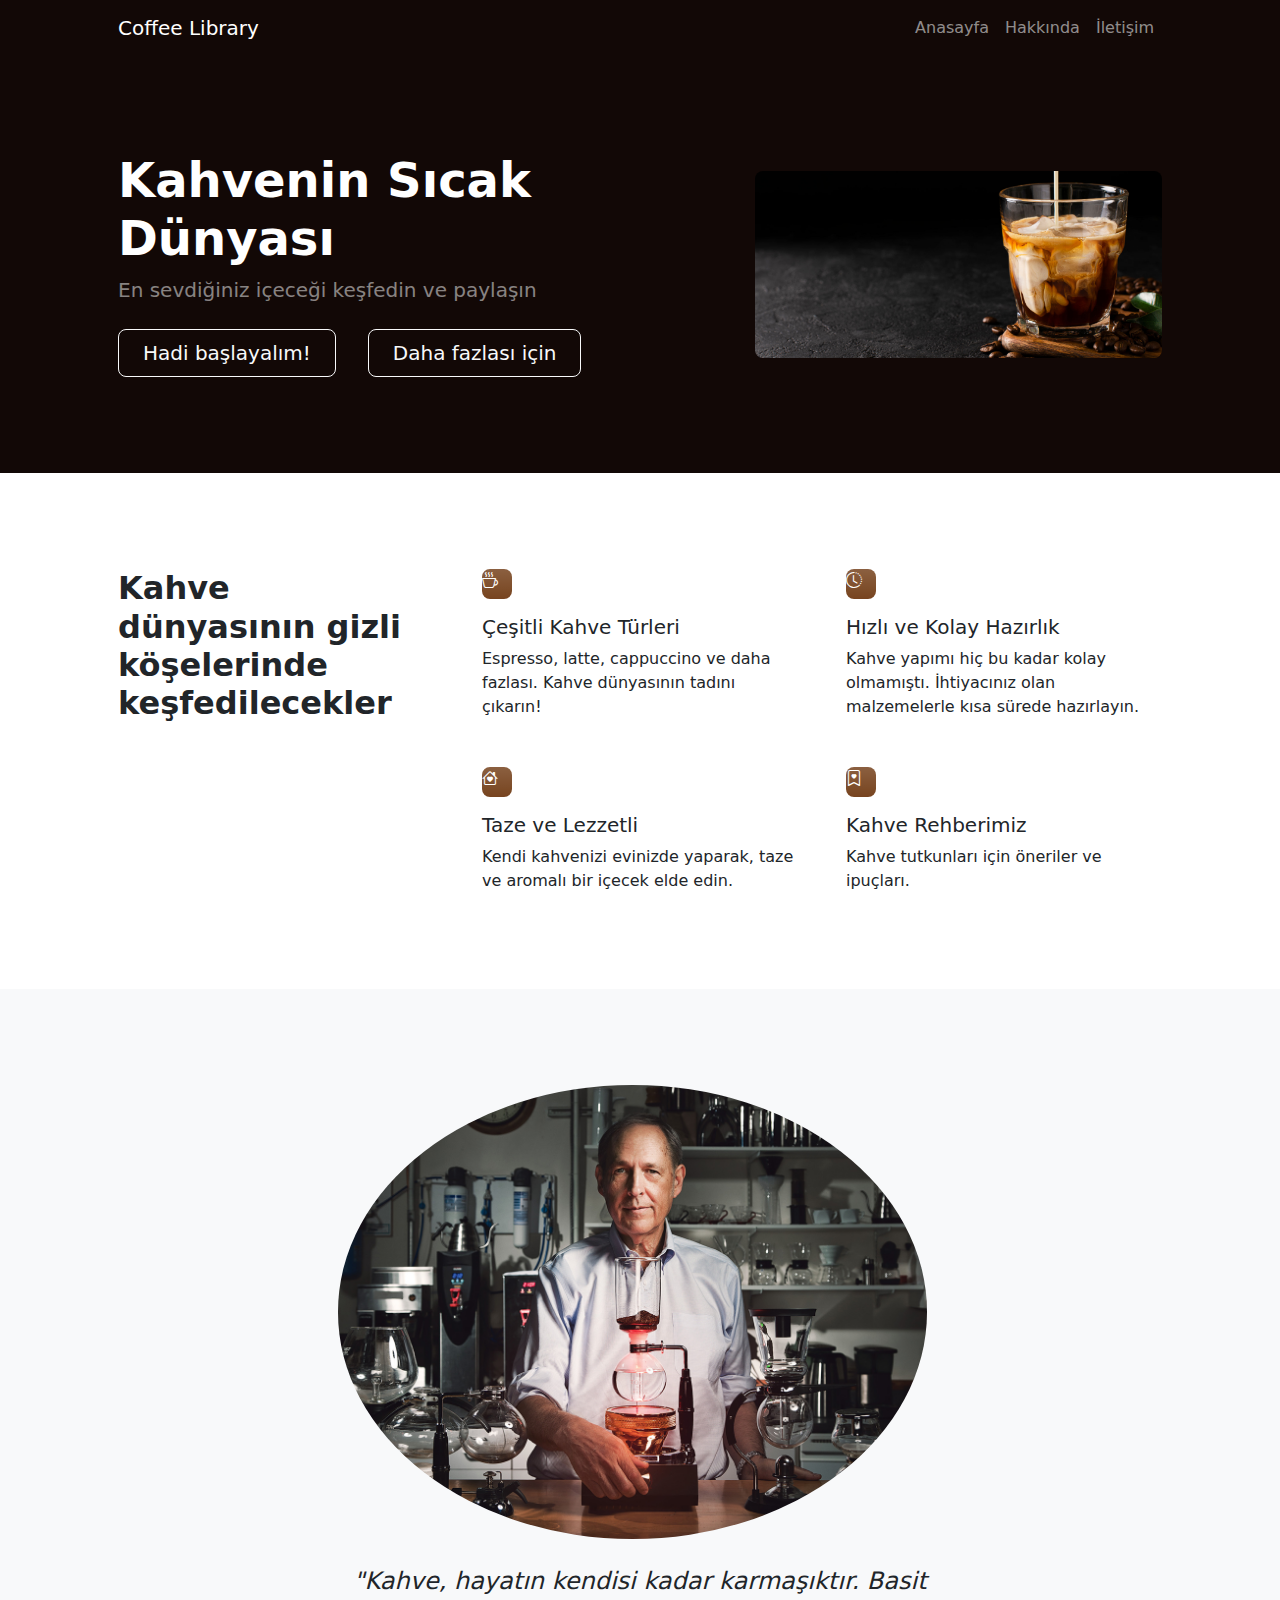
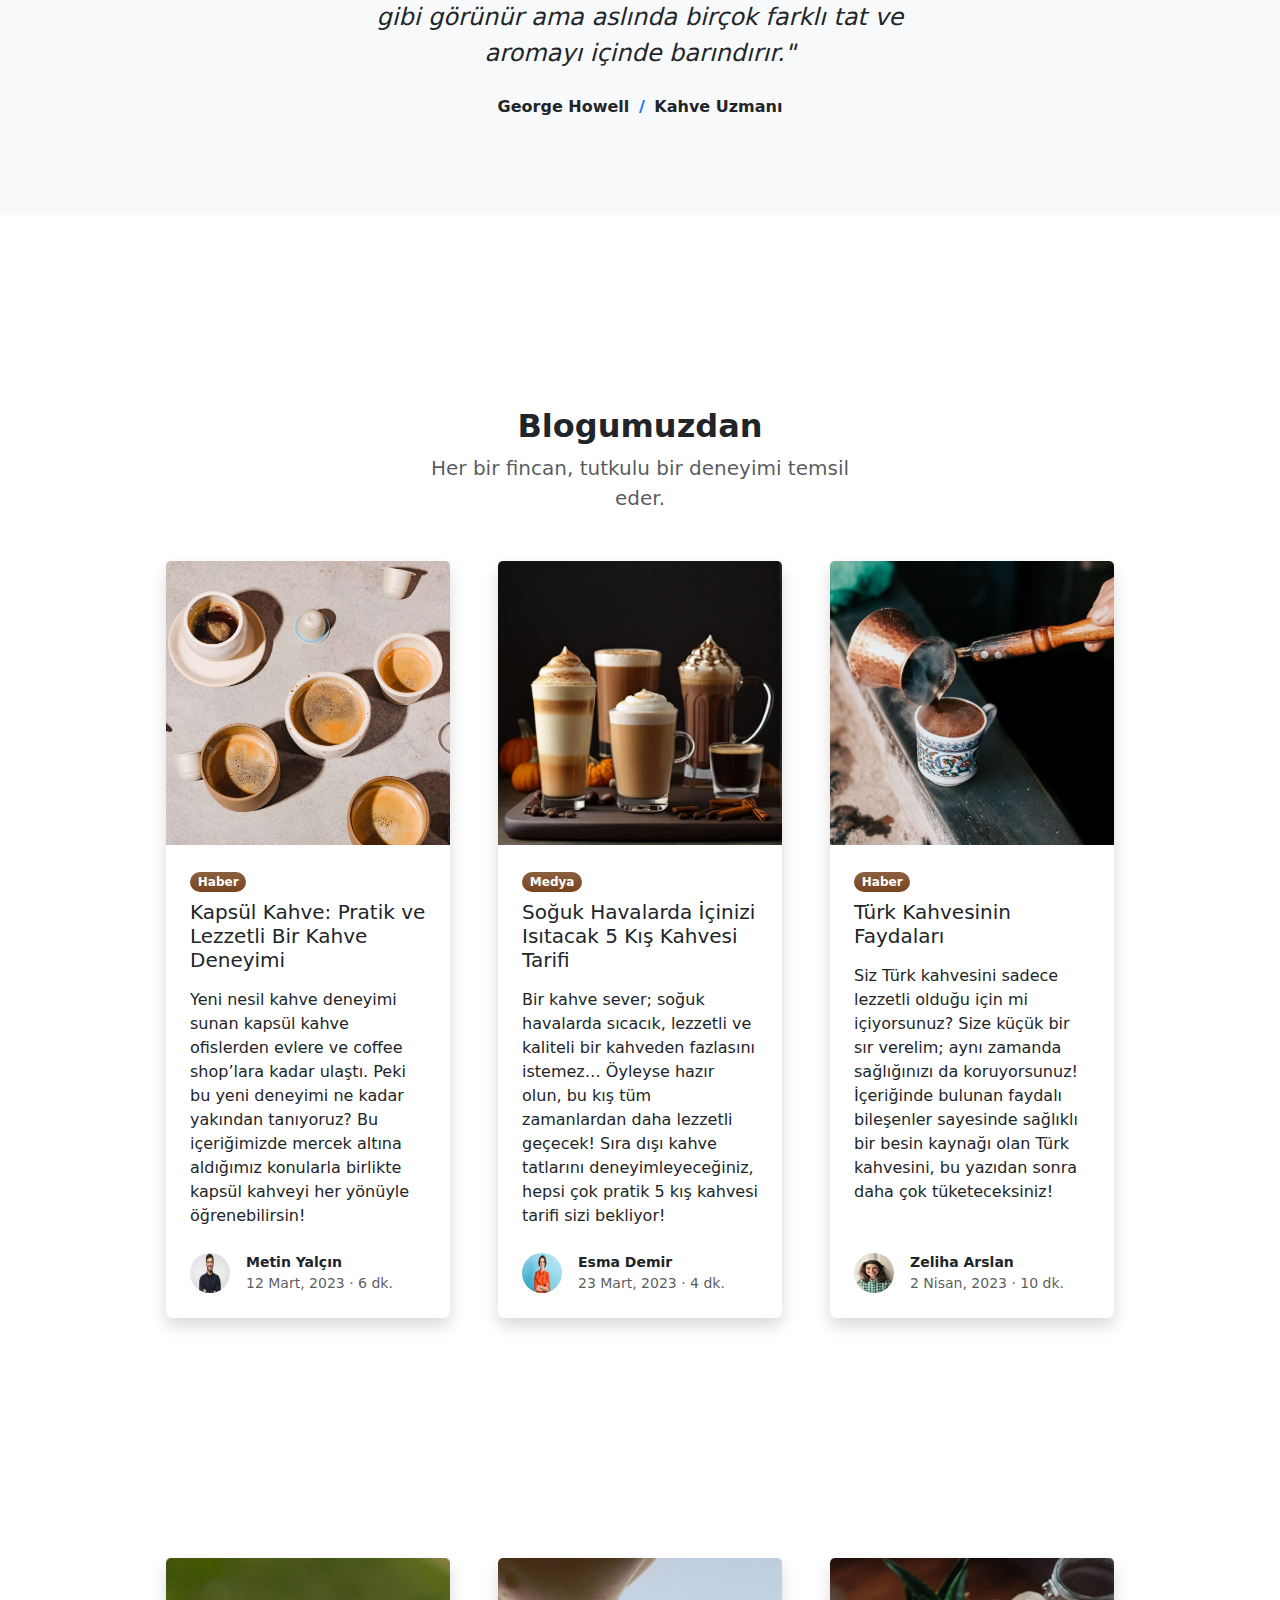
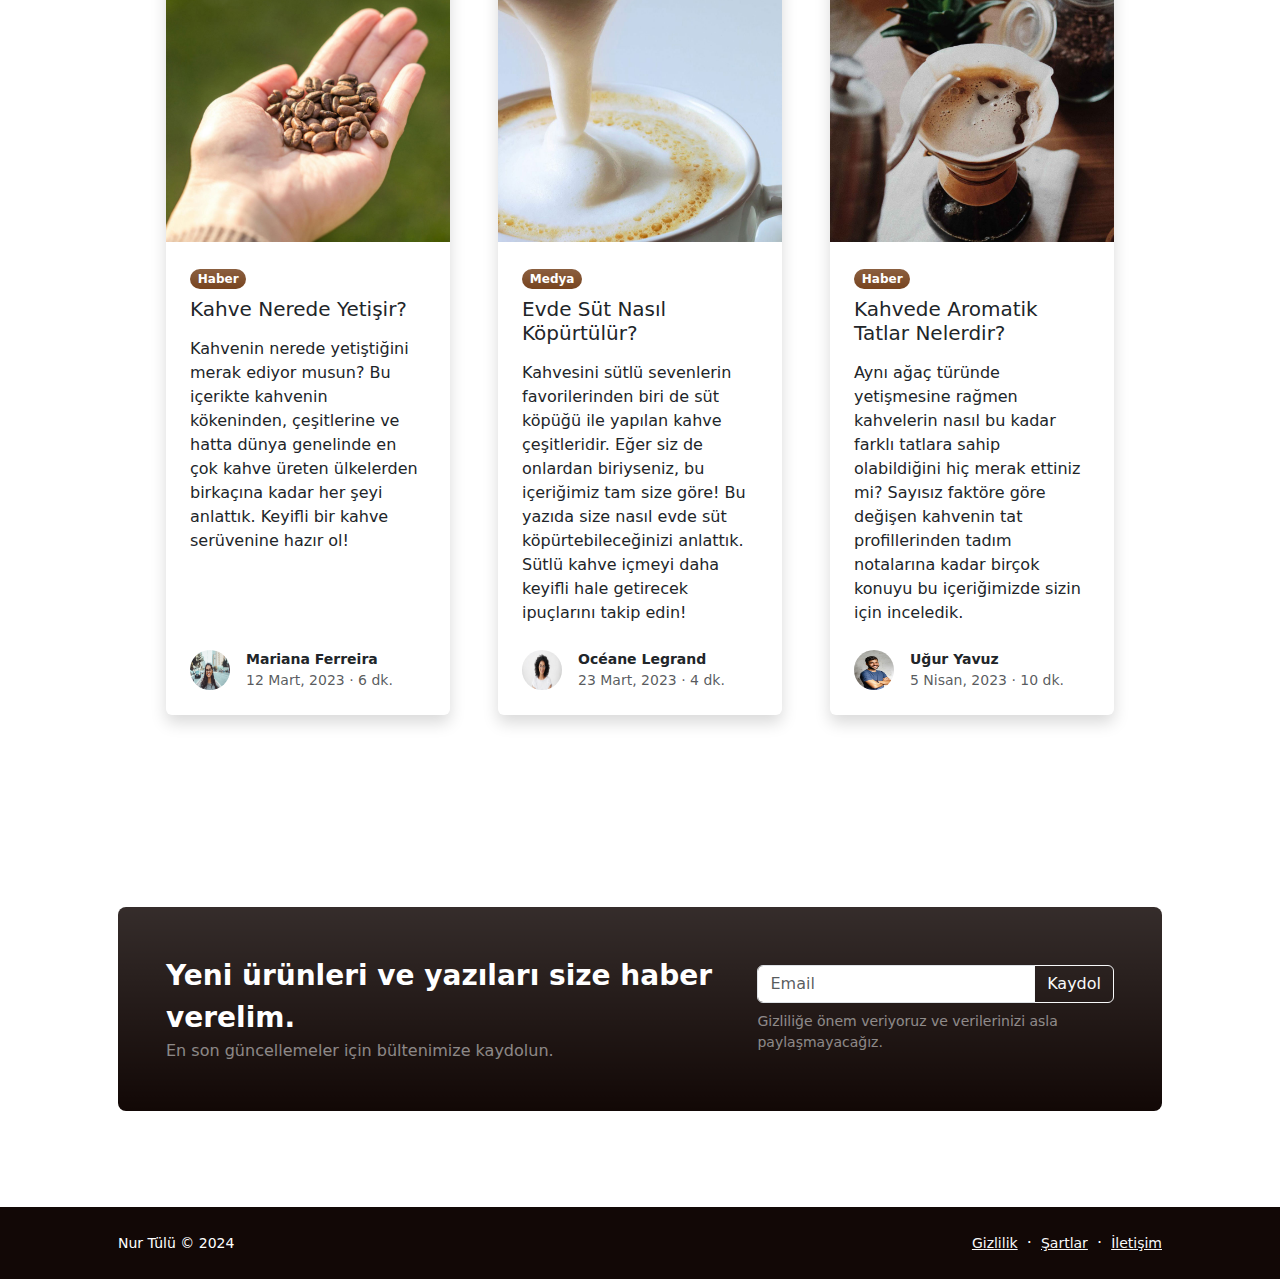
<file: index.html>
<!DOCTYPE html>
<html lang="tr">
<head>
    <meta charset="utf-8" />
    <meta name="viewport" content="width=device-width, initial-scale=1, shrink-to-fit=no" />
    <meta name="description" content="" />
    <meta name="author" content="" />
    <title>Coffee Library</title>
    <!-- Favicon-->
    <link rel="icon" type="image/x-icon" href="assets/favicon.ico" />
    <!-- Bootstrap icons-->
    <link rel="stylesheet" href="https://cdn.jsdelivr.net/npm/bootstrap-icons@1.11.3/font/bootstrap-icons.min.css">
    <!-- CSS -->
    <link href="https://cdn.jsdelivr.net/npm/bootstrap@5.3.2/dist/css/bootstrap.min.css" rel="stylesheet" />
    <link rel="stylesheet" href="style.css">
</head>
<body>
    <main class="flex-shrink-0">
    <!-- Navigation -->
    <nav class="navbar navbar-expand-lg navbar-dark navbar-bg-color">
        <div class="container px-5">
            <a class="navbar-brand" href="index.html">Coffee Library</a>
            <button class="navbar-toggler" type="button" data-bs-toggle="collapse" data-bs-target="#navbarSupportedContent" aria-controls="navbarSupportedContent" aria-expanded="false" aria-label="Toggle navigation"><span class="navbar-toggler-icon"></span></button>
            <div class="collapse navbar-collapse" id="navbarSupportedContent">
                <ul class="navbar-nav ms-auto mb-2 mb-lg-0">
                    <li class="nav-item"><a class="nav-link" href="index.html">Anasayfa</a></li>
                    <li class="nav-item"><a class="nav-link" href="about.html">Hakkında</a></li>
                    <li class="nav-item"><a class="nav-link" href="form.html">İletişim</a></li>
                </ul>
            </div>
    </div>
    </nav>
    <!-- Header -->
    <header class="header-bg-color py-5">
        <div class="container px-5">
            <div class="row gx-5 align-items-center justify-content-center">
                <div class="col-lg-8 col-xl-7 col-xxl-6">
                    <div class="my-5 text-center text-xl-start">
                        <h1 class="display-5 fw-bolder text-white mb-2">Kahvenin Sıcak Dünyası</h1>
                        <p class="lead fw-normal text-white-50 mb-4">En sevdiğiniz içeceği keşfedin ve paylaşın</p>
                        <div class="d-grid gap-3 d-sm-flex justify-content-sm-center justify-content-xl-start">
                            <a class="btn btn-outline-light btn-lg px-4 me-sm-3" href="#features"> Hadi başlayalım!</a>
                            <a class="btn btn-outline-light btn-lg px-4" href="#!">Daha fazlası için</a>
                        </div>
                    </div>
                </div>
                <div class="col-xl-5 col-xxl-6 d-none d-xl-block text-center">
                    <img class="img-fluid rounded-3 my-5" src="Coffee Images/header.jpg" alt="..." />
                </div>
            </div>
        </div>
    </header>    
    <!-- Features Section -->
    <section class="py-5" id="features">
        <div class="container px-5 my-5">
            <div class="row gx-5">
                <div class="col-lg-4 mb-5 mb-lg-0"><h2 class="fw-bolder mb-0">Kahve dünyasının gizli köşelerinde keşfedilecekler</h2></div>
                <div class="col-lg-8">
                    <div class="row gx-5 row-cols-1 row-cols-md-2">
                        <div class="col mb-5 h-100">
                            <div class="feature  bg-news bg-gradient text-white rounded-3 mb-3" style="width: 30px; height: 30px;"> <i class="bi bi-cup-hot "></i>  </div>
                            <h2 class="h5">Çeşitli Kahve Türleri</h2>
                            <p class="mb-0">Espresso, latte, cappuccino ve daha fazlası. Kahve dünyasının tadını çıkarın!</p>
                        </div>
                        <div class="col mb-5 h-100">
                            <div class="feature bg-news bg-gradient text-white rounded-3 mb-3" style="width: 30px; height: 30px;"><i class="bi bi-clock-history"></i></i></div>
                            <h2 class="h5">Hızlı ve Kolay Hazırlık</h2>
                            <p class="mb-0">Kahve yapımı hiç bu kadar kolay olmamıştı. İhtiyacınız olan malzemelerle kısa sürede hazırlayın.</p>
                        </div>
                        <div class="col mb-5 mb-md-0 h-100">
                            <div class="feature bg-news bg-gradient text-white rounded-3 mb-3" style="width: 30px; height: 30px;"><i class="bi bi-house-heart"></i></div>
                            <h2 class="h5">Taze ve Lezzetli</h2>
                            <p class="mb-0">Kendi kahvenizi evinizde yaparak, taze ve aromalı bir içecek elde edin.</p>
                        </div>
                        <div class="col h-100">
                            <div class="feature bg-news bg-gradient text-white rounded-3 mb-3" style="width: 30px; height: 30px;"><i class="bi bi-bookmark-heart"></i></div>
                            <h2 class="h5">Kahve Rehberimiz</h2>
                            <p class="mb-0">Kahve tutkunları için öneriler ve ipuçları.</p>
                        </div>
                    </div>
                </div>
            </div>
        </div>
    </section>
    <!-- Testimonial section-->
    <div class="py-5 bg-light">
        <div class="container px-5 my-5">
            <div class="row gx-5 justify-content-center">
                <div class="col-lg-10 col-xl-7">
                    <div class="text-center">
                        <div class="d-flex align-items-center justify-content-center">
                            <img class="rounded-circle me-3 img-fluid"  src="Coffee Images/george-howell.jpg" alt="..." />
                        </div>
                        <br>
                        <div class="fs-4 mb-4 fst-italic">"Kahve, hayatın kendisi kadar karmaşıktır. Basit gibi görünür ama aslında birçok farklı tat ve aromayı içinde barındırır."</div>
                        <div class="fw-bold">
                            George Howell
                            <span class="fw-bold text-primary mx-1">/</span>
                            Kahve Uzmanı
                        </div>
                    </div>
                </div>
            </div>
        </div>
    </div>
    <section class="py-5">
        <div class="container px-5 my-5">
    <!-- Blog preview section-->
    <section class="py-5">
        <div class="container px-5 my-5">
            <div class="row gx-5 justify-content-center">
                <div class="col-lg-8 col-xl-6">
                    <div class="text-center">
                        <h2 class="fw-bolder">Blogumuzdan</h2>
                        <p class="lead fw-normal text-muted mb-5"> Her bir fincan, tutkulu bir deneyimi temsil eder.</p>
                    </div>
                </div>
            </div>
            <div class="row gx-5">
                <div class="col-lg-4 mb-5">
                    <div class="card h-100 shadow border-0">
                        <img class="card-img-top" src="Coffee Images/coffee-one.jpg" alt="..." />
                        <div class="card-body p-4">
                            <div class="badge bg-news bg-gradient rounded-pill mb-2">Haber</div>
                            <a class="text-decoration-none link-dark stretched-link" href="#!"><h5 class="card-title mb-3">Kapsül Kahve: Pratik ve Lezzetli Bir Kahve Deneyimi</h5></a>
                            <p class="card-text mb-0">Yeni nesil kahve deneyimi sunan kapsül kahve ofislerden evlere ve coffee shop’lara kadar ulaştı. Peki bu yeni deneyimi ne kadar yakından tanıyoruz? Bu içeriğimizde mercek altına aldığımız konularla birlikte kapsül kahveyi her yönüyle öğrenebilirsin!</p>
                        </div>
                        <div class="card-footer p-4 pt-0 bg-transparent border-top-0">
                            <div class="d-flex align-items-end justify-content-between">
                                <div class="d-flex align-items-center">
                                    <img class="rounded-circle me-3" style="width: 40px; height: 40px;" src="Coffee Images/person-1.jpg" alt="..." />
                                    <div class="small">
                                        <div class="fw-bold">Metin Yalçın</div>
                                        <div class="text-muted">12 Mart, 2023 &middot; 6 dk.</div>
                                    </div>
                                </div>
                            </div>
                        </div>
                    </div>
                </div>
                <div class="col-lg-4 mb-5">
                    <div class="card h-100 shadow border-0">
                        <img class="card-img-top" src="Coffee Images/Coffee-two.jpg" alt="..." />
                        <div class="card-body p-4">
                            <div class="badge bg-news bg-gradient rounded-pill mb-2">Medya</div>
                            <a class="text-decoration-none link-dark stretched-link" href="#!"><h5 class="card-title mb-3">Soğuk Havalarda İçinizi Isıtacak 5 Kış Kahvesi Tarifi</h5></a>
                            <p class="card-text mb-0">Bir kahve sever; soğuk havalarda sıcacık, lezzetli ve kaliteli bir kahveden fazlasını istemez… Öyleyse hazır olun, bu kış tüm zamanlardan daha lezzetli geçecek! Sıra dışı kahve tatlarını deneyimleyeceğiniz, hepsi çok pratik 5 kış kahvesi tarifi sizi bekliyor!</p>
                        </div>
                        <div class="card-footer p-4 pt-0 bg-transparent border-top-0">
                            <div class="d-flex align-items-end justify-content-between">
                                <div class="d-flex align-items-center">
                                    <img class="rounded-circle me-3" style="width: 40px; height: 40px;" src="Coffee Images/person-2.jpg" alt="..." />
                                    <div class="small">
                                        <div class="fw-bold">Esma Demir</div>
                                        <div class="text-muted">23 Mart, 2023 &middot; 4 dk.</div>
                                    </div>
                                </div>
                            </div>
                        </div>
                    </div>
                </div>
                <div class="col-lg-4 mb-5">
                    <div class="card h-100 shadow border-0">
                        <img class="card-img-top" src="Coffee Images/coffee-three.jpg" alt="..." />
                        <div class="card-body p-4">
                            <div class="badge bg-news bg-gradient rounded-pill mb-2">Haber</div>
                            <a class="text-decoration-none link-dark stretched-link" href="#!"><h5 class="card-title mb-3">Türk Kahvesinin Faydaları</h5></a>
                            <p class="card-text mb-0">Siz Türk kahvesini sadece lezzetli olduğu için mi içiyorsunuz? Size küçük bir sır verelim; aynı zamanda sağlığınızı da koruyorsunuz! İçeriğinde bulunan faydalı bileşenler sayesinde sağlıklı bir besin kaynağı olan Türk kahvesini, bu yazıdan sonra daha çok tüketeceksiniz!</p>
                        </div>
                        <div class="card-footer p-4 pt-0 bg-transparent border-top-0">
                            <div class="d-flex align-items-end justify-content-between">
                                <div class="d-flex align-items-center">
                                    <img class="rounded-circle me-3" style="width: 40px; height: 40px;" src="Coffee Images/person-3.jpg" alt="..." />
                                    <div class="small">
                                        <div class="fw-bold">Zeliha Arslan</div>
                                        <div class="text-muted">2 Nisan, 2023 &middot; 10 dk.</div>
                                    </div>
                                </div>
                            </div>
                        </div>
                    </div>
                </div>
            </div>
    </section>
    <section class="py-5">
        <div class="container px-5 my-5">
            <div class="row gx-5">
                <div class="col-lg-4 mb-5">
                    <div class="card h-100 shadow border-0">
                        <img class="card-img-top" src="Coffee Images/coffee-four.jpg" alt="..." />
                        <div class="card-body p-4">
                            <div class="badge bg-news bg-gradient rounded-pill mb-2">Haber</div>
                            <a class="text-decoration-none link-dark stretched-link" href="#!"><h5 class="card-title mb-3">Kahve Nerede Yetişir?
                            </h5></a>
                            <p class="card-text mb-0">Kahvenin nerede yetiştiğini merak ediyor musun? Bu içerikte kahvenin kökeninden, çeşitlerine ve hatta dünya genelinde en çok kahve üreten ülkelerden birkaçına kadar her şeyi anlattık. Keyifli bir kahve serüvenine hazır ol!</p>
                        </div>
                        <div class="card-footer p-4 pt-0 bg-transparent border-top-0">
                            <div class="d-flex align-items-end justify-content-between">
                                <div class="d-flex align-items-center">
                                    <img class="rounded-circle me-3" style="width: 40px; height: 40px;" src="Coffee Images/person-4.jpg" alt="..." />
                                    <div class="small">
                                        <div class="fw-bold">Mariana Ferreira</div>
                                        <div class="text-muted">12 Mart, 2023 &middot; 6 dk.</div>
                                    </div>
                                </div>
                            </div>
                        </div>
                    </div>
                </div>
                <div class="col-lg-4 mb-5">
                    <div class="card h-100 shadow border-0">
                        <img class="card-img-top" src="Coffee Images/coffee-five-2.jpg" alt="..." />
                        <div class="card-body p-4">
                            <div class="badge bg-news bg-gradient rounded-pill mb-2">Medya</div>
                            <a class="text-decoration-none link-dark stretched-link" href="#!"><h5 class="card-title mb-3">Evde Süt Nasıl Köpürtülür?</h5></a>
                            <p class="card-text mb-0">Kahvesini sütlü sevenlerin favorilerinden biri de süt köpüğü ile yapılan kahve çeşitleridir. Eğer siz de onlardan biriyseniz, bu içeriğimiz tam size göre! Bu yazıda size nasıl evde süt köpürtebileceğinizi anlattık. Sütlü kahve içmeyi daha keyifli hale getirecek ipuçlarını takip edin!</p>
                        </div>
                        <div class="card-footer p-4 pt-0 bg-transparent border-top-0">
                            <div class="d-flex align-items-end justify-content-between">
                                <div class="d-flex align-items-center">
                                    <img class="rounded-circle me-3" style="width: 40px; height: 40px;" src="Coffee Images/person-5.jpg" alt="..." />
                                    <div class="small">
                                        <div class="fw-bold">Océane Legrand</div>
                                        <div class="text-muted">23 Mart, 2023 &middot; 4 dk.</div>
                                    </div>
                                </div>
                            </div>
                        </div>
                    </div>
                </div>
                <div class="col-lg-4 mb-5">
                    <div class="card h-100 shadow border-0">
                        <img class="card-img-top" src="Coffee Images/coffee-six-2.jpg" alt="..." />
                        <div class="card-body p-4">
                            <div class="badge bg-news bg-gradient rounded-pill mb-2">Haber</div>
                            <a class="text-decoration-none link-dark stretched-link" href="#!"><h5 class="card-title mb-3">Kahvede Aromatik Tatlar Nelerdir?</h5></a>
                            <p class="card-text mb-0">Aynı ağaç türünde yetişmesine rağmen kahvelerin nasıl bu kadar farklı tatlara sahip olabildiğini hiç merak ettiniz mi? Sayısız faktöre göre değişen kahvenin tat profillerinden tadım notalarına kadar birçok konuyu bu içeriğimizde sizin için inceledik.</p>
                        </div>
                        <div class="card-footer p-4 pt-0 bg-transparent border-top-0">
                            <div class="d-flex align-items-end justify-content-between">
                                <div class="d-flex align-items-center">
                                    <img class="rounded-circle me-3" style="width: 40px; height: 40px;" src="Coffee Images/person-6.jpg" alt="..." />
                                    <div class="small">
                                        <div class="fw-bold">Uğur Yavuz</div>
                                        <div class="text-muted">5 Nisan, 2023 &middot; 10 dk.</div>
                                    </div>
                                </div>
                            </div>
                        </div>
                    </div>
                </div>
            </div>
    </section>

    <!-- call to action -->
    <aside class="email-bg-color bg-gradient rounded-3 p-4 p-sm-5 mt-5">
        <div class="d-flex align-items-center justify-content-between flex-column flex-xl-row text-center text-xl-start">
            <div class="mb-4 mb-xl-0">
                <div class="fs-3 fw-bold text-white">Yeni ürünleri ve yazıları size haber verelim.</div>
                <div class="text-white-50">En son güncellemeler için bültenimize kaydolun.</div>
            </div>
            <div class="ms-xl-4">
                <div class="input-group mb-2">
                    <input class="form-control" type="text" placeholder="Email" aria-label="Email" aria-describedby="button-newsletter" />
                    <button class="btn btn-outline-light" id="button-newsletter" type="button" href="form.html">Kaydol</button>
                </div>
                <div class="small text-white-50">Gizliliğe önem veriyoruz ve verilerinizi asla paylaşmayacağız.</div>
            </div>
        </div>
    </aside>
</div>
</section>
</main>
   
   
     <!-- Footer-->
     <footer class="bg-dark footer-bg-color text-white py-4 mt-auto">
        <div class="container px-5">
            <div class="row align-items-center justify-content-between flex-column flex-sm-row">
                <div class="col-auto"><div class="small m-0 text-white">Nur Tülü &copy; 2024 </div></div>
                <div class="col-auto">
                    <a class="link-light small" href="#!">Gizlilik</a>
                    <span class="text-white mx-1">&middot;</span>
                    <a class="link-light small" href="#!">Şartlar</a>
                    <span class="text-white mx-1">&middot;</span>
                    <a class="link-light small" href="form.html">İletişim</a>
                </div>
            </div>
        </div>
    </footer>

    <script>
    src="https://cdn.jsdelivr.net/npm/bootstrap@5.3.3/dist/js/bootstrap.bundle.min.js"
    integrity="sha384-YvpcrYf0tY3lHB60NNkmXc5s9fDVZLESaAA55NDzOxhy9GkcIdslK1eN7N6jIeHz"
    crossorigin="anonymous"
    </script>
    
</body>
</html>
</file>
<file: style.css>
.navbar-bg-color {
    background-color: #120806 !important;
}
.header-bg-color {
    background-color: #120806 !important;
}
.footer-bg-color {
    background-color: #120806 !important;
}
.email-bg-color {
    background-color:#120806 !important;
}
.bg-news{
    background-color: #77441f !important  ;
}
.btn-bg-color{
    background-color: #120806 !important;
}
</file>
